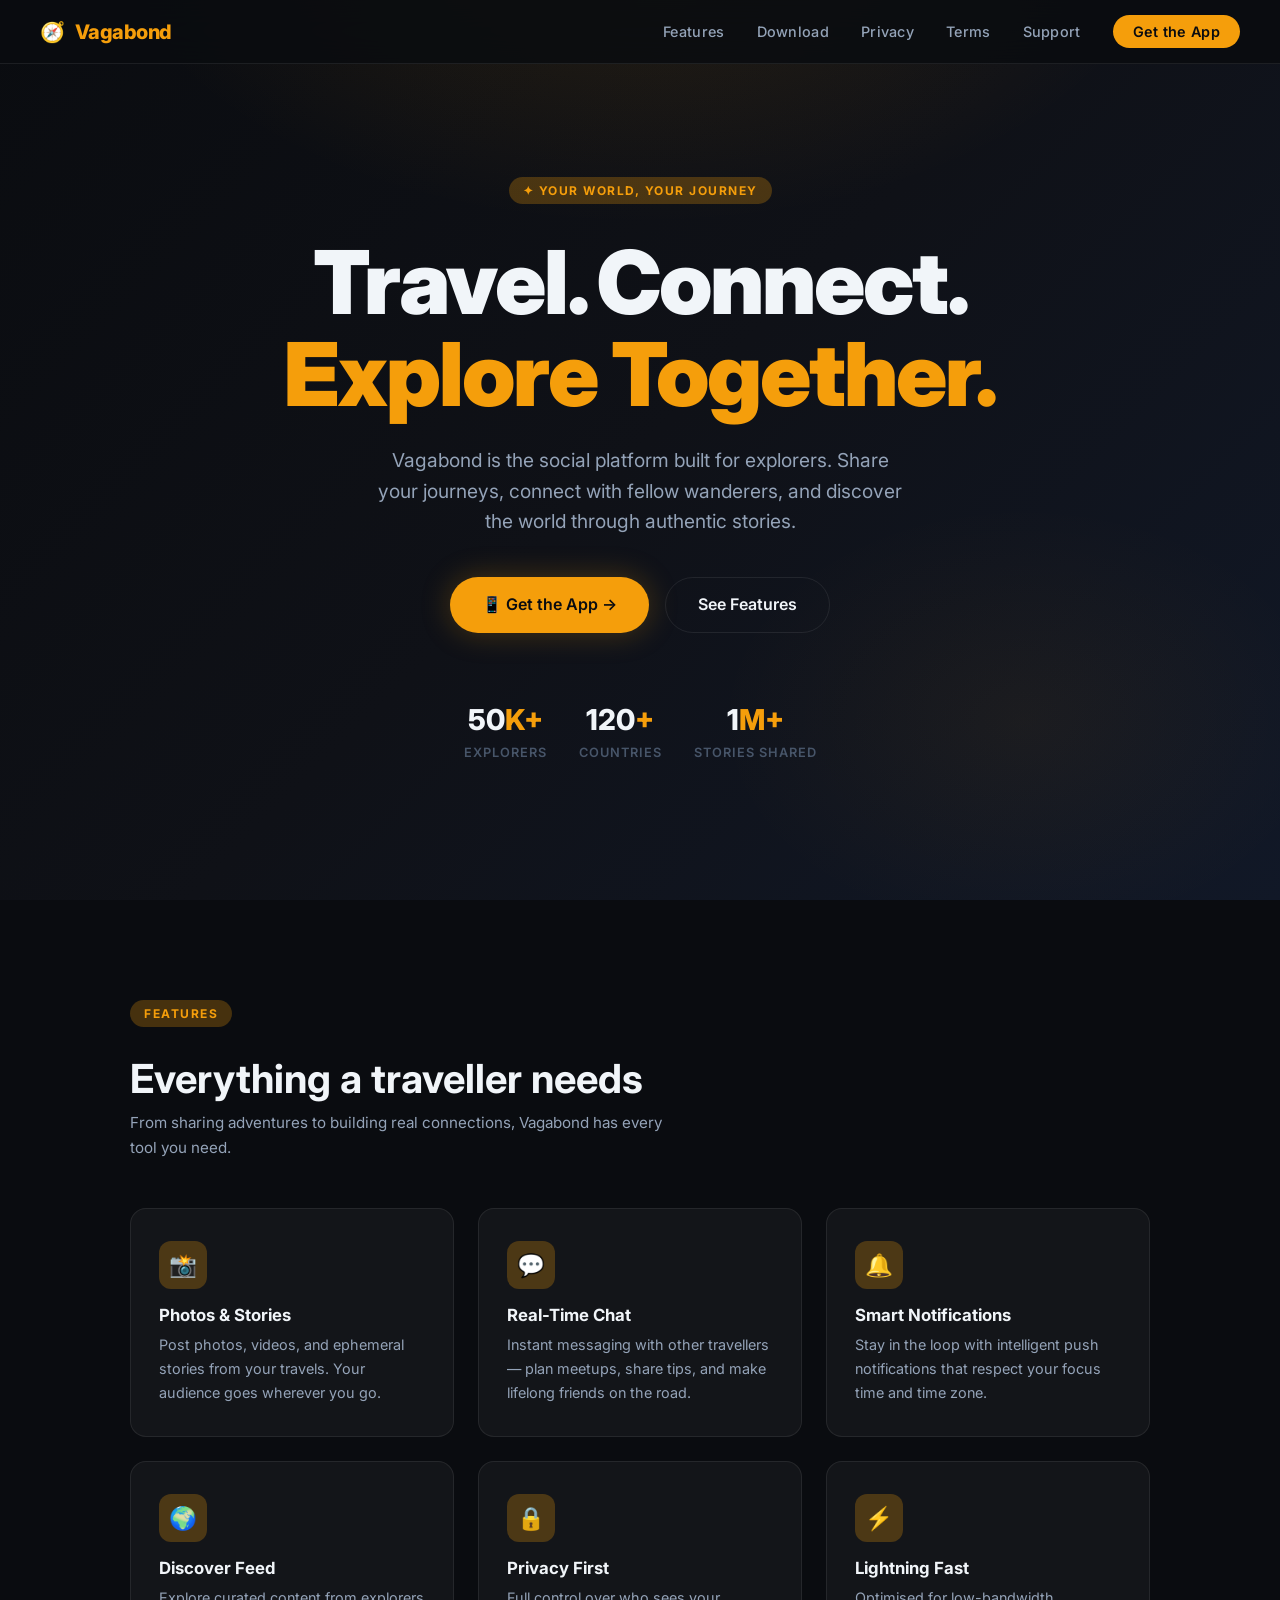
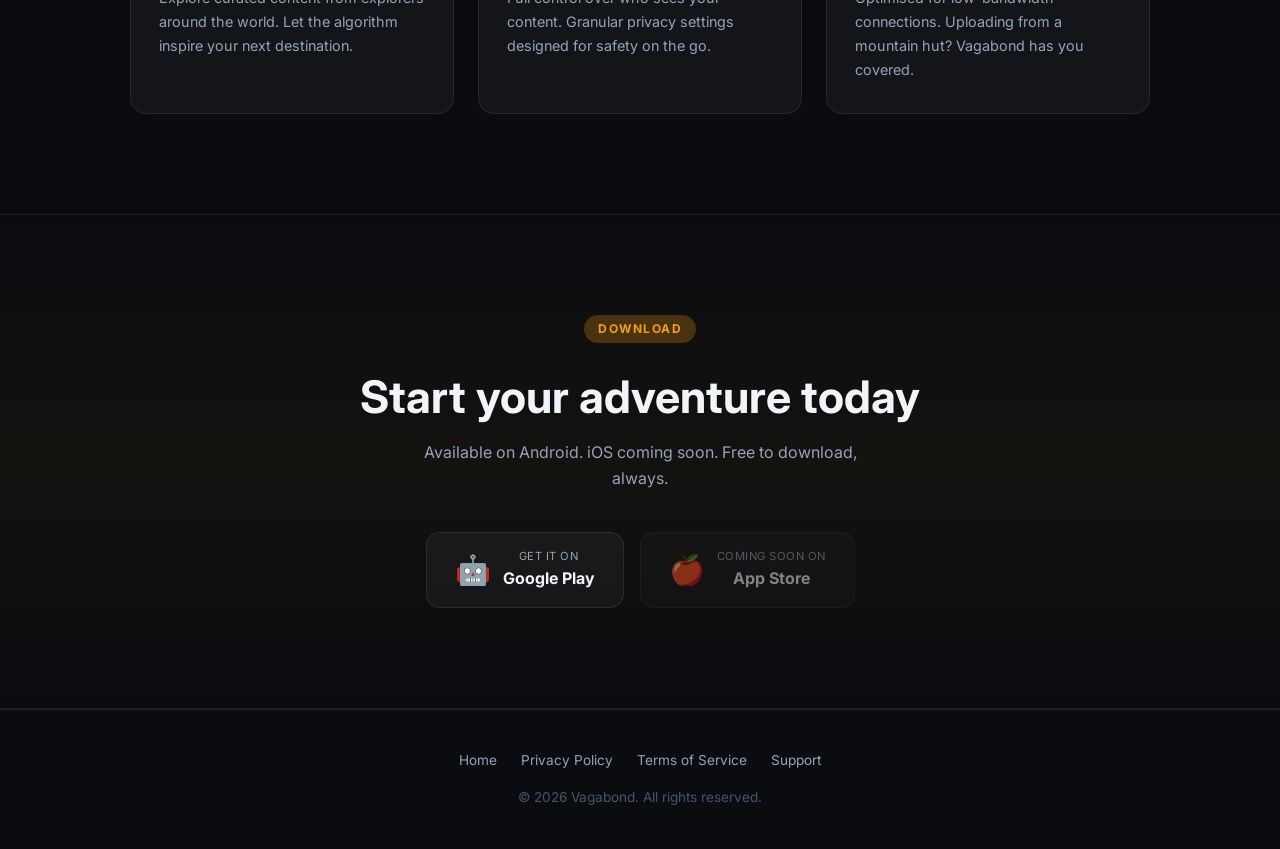
<file: index.html>
<!DOCTYPE html>
<html lang="en">
<head>
  <meta charset="UTF-8" />
  <meta name="viewport" content="width=device-width, initial-scale=1.0" />
  <title>Vagabond — Connect, Explore, Share</title>
  <meta name="description" content="Vagabond is the social platform built for explorers. Share your journeys, connect with fellow travellers, and discover the world through authentic stories." />
  <link rel="preconnect" href="https://fonts.googleapis.com" />
  <link rel="preconnect" href="https://fonts.gstatic.com" crossorigin />
  <link href="https://fonts.googleapis.com/css2?family=Inter:wght@400;500;600;700;800;900&display=swap" rel="stylesheet" />
  <link rel="stylesheet" href="style.css" />
  <style>
    /* ── Hero ── */
    .hero {
      min-height: 100vh;
      display: flex; flex-direction: column;
      align-items: center; justify-content: center;
      text-align: center;
      padding: 120px 40px 80px;
      background: var(--gradient-hero);
      position: relative; overflow: hidden;
    }

    .hero::before {
      content: '';
      position: absolute; inset: 0;
      background:
        radial-gradient(ellipse 60% 50% at 50% -10%, rgba(245,158,11,0.12) 0%, transparent 70%),
        radial-gradient(ellipse 40% 40% at 80% 80%, rgba(245,158,11,0.05) 0%, transparent 60%);
      pointer-events: none;
    }

    .hero-tag { position: relative; z-index: 1; }

    .hero h1 {
      position: relative; z-index: 1;
      font-size: clamp(2.8rem, 7vw, 5.5rem);
      font-weight: 900; letter-spacing: -2px;
      line-height: 1.05; margin: 16px 0 24px;
      color: var(--text-primary);
    }
    .hero h1 em { font-style: normal; color: var(--accent); }

    .hero p {
      position: relative; z-index: 1;
      font-size: clamp(1rem, 2.5vw, 1.2rem);
      color: var(--text-muted); max-width: 540px;
      margin: 0 auto 40px;
    }

    .hero-btns {
      position: relative; z-index: 1;
      display: flex; gap: 16px; flex-wrap: wrap; justify-content: center;
    }

    .hero-badges {
      position: relative; z-index: 1;
      display: flex; gap: 32px; margin-top: 64px;
      flex-wrap: wrap; justify-content: center;
    }
    .badge { text-align: center; }
    .badge-num { font-size: 1.8rem; font-weight: 800; color: var(--text-primary); }
    .badge-num span { color: var(--accent); }
    .badge-label { font-size: 0.8rem; color: var(--text-faint); text-transform: uppercase; letter-spacing: 1px; font-weight: 600; }

    /* ── Features ── */
    .features-grid {
      display: grid; grid-template-columns: repeat(auto-fit, minmax(280px, 1fr));
      gap: 24px; margin-top: 48px;
    }

    .feature-card {
      padding: 32px 28px;
      background: var(--glass-bg);
      border: 1px solid var(--glass-border);
      border-radius: var(--radius);
      transition: border-color var(--transition), transform var(--transition), box-shadow var(--transition);
    }
    .feature-card:hover {
      border-color: rgba(245,158,11,0.3);
      transform: translateY(-4px);
      box-shadow: 0 8px 40px rgba(245,158,11,0.08);
    }

    .feature-icon {
      width: 48px; height: 48px; border-radius: 12px;
      background: var(--accent-glow);
      display: flex; align-items: center; justify-content: center;
      font-size: 1.4rem; margin-bottom: 16px;
    }

    .feature-card h3 { font-size: 1.05rem; margin-bottom: 8px; }
    .feature-card p { font-size: 0.9rem; color: var(--text-muted); line-height: 1.65; }

    /* ── Download Section ── */
    .download-section {
      text-align: center;
      padding: 100px 40px;
      background: linear-gradient(180deg, transparent 0%, rgba(245,158,11,0.04) 50%, transparent 100%);
      border-top: 1px solid var(--glass-border);
      border-bottom: 1px solid var(--glass-border);
    }
    .download-section h2 { font-size: clamp(1.8rem, 4vw, 2.8rem); margin: 12px 0 16px; }
    .download-section p { color: var(--text-muted); max-width: 480px; margin: 0 auto 40px; }

    .store-btns { display: flex; gap: 16px; flex-wrap: wrap; justify-content: center; }
    .store-btn {
      display: flex; align-items: center; gap: 12px;
      padding: 14px 28px;
      background: var(--glass-bg);
      border: 1px solid var(--glass-border);
      border-radius: 14px; cursor: pointer;
      transition: all var(--transition);
      text-decoration: none; color: var(--text-primary);
    }
    .store-btn:hover {
      border-color: rgba(245,158,11,0.4); color: var(--text-primary);
      background: rgba(255,255,255,0.06);
      transform: translateY(-2px);
      box-shadow: 0 4px 20px rgba(245,158,11,0.1);
    }
    .store-btn .store-icon { font-size: 1.8rem; }
    .store-btn .store-text small { display: block; font-size: 0.7rem; color: var(--text-muted); text-transform: uppercase; letter-spacing: 0.5px; }
    .store-btn .store-text strong { font-size: 1rem; font-weight: 700; }

    /* ── Sections text ── */
    .section-title { font-size: clamp(1.8rem, 4vw, 2.5rem); margin: 12px 0 8px; }
    .section-sub { color: var(--text-muted); font-size: 0.95rem; max-width: 550px; }

    @media(max-width:768px) {
      .hero { padding: 120px 20px 60px; }
      .hero-badges { gap: 24px; }
      .features-grid { grid-template-columns: 1fr; }
      .download-section { padding: 64px 20px; }
    }
  </style>
</head>
<body>

<!-- ── Navigation ──────────────────────────────────────────────────────────── -->
<nav>
  <div class="nav-logo">🧭 <span>Vagabond</span></div>
  <ul class="nav-links">
    <li><a href="#features">Features</a></li>
    <li><a href="#download">Download</a></li>
    <li><a href="privacy-policy.html">Privacy</a></li>
    <li><a href="terms.html">Terms</a></li>
    <li><a href="contact.html">Support</a></li>
    <li><a href="#download" class="nav-cta">Get the App</a></li>
  </ul>
</nav>

<!-- ── Hero ────────────────────────────────────────────────────────────────── -->
<section class="hero">
  <div class="section-tag hero-tag">✦ Your World, Your Journey</div>
  <h1>Travel. Connect.<br/><em>Explore Together.</em></h1>
  <p>Vagabond is the social platform built for explorers. Share your journeys, connect with fellow wanderers, and discover the world through authentic stories.</p>
  <div class="hero-btns">
    <a href="#download" class="btn btn-primary">📱 Get the App &rarr;</a>
    <a href="#features" class="btn btn-ghost">See Features</a>
  </div>
  <div class="hero-badges">
    <div class="badge"><div class="badge-num">50<span>K+</span></div><div class="badge-label">Explorers</div></div>
    <div class="badge"><div class="badge-num">120<span>+</span></div><div class="badge-label">Countries</div></div>
    <div class="badge"><div class="badge-num">1<span>M+</span></div><div class="badge-label">Stories Shared</div></div>
  </div>
</section>

<!-- ── Features ────────────────────────────────────────────────────────────── -->
<div class="section" id="features">
  <div class="section-tag">Features</div>
  <h2 class="section-title">Everything a traveller needs</h2>
  <p class="section-sub">From sharing adventures to building real connections, Vagabond has every tool you need.</p>

  <div class="features-grid">
    <div class="feature-card">
      <div class="feature-icon">📸</div>
      <h3>Photos & Stories</h3>
      <p>Post photos, videos, and ephemeral stories from your travels. Your audience goes wherever you go.</p>
    </div>
    <div class="feature-card">
      <div class="feature-icon">💬</div>
      <h3>Real-Time Chat</h3>
      <p>Instant messaging with other travellers — plan meetups, share tips, and make lifelong friends on the road.</p>
    </div>
    <div class="feature-card">
      <div class="feature-icon">🔔</div>
      <h3>Smart Notifications</h3>
      <p>Stay in the loop with intelligent push notifications that respect your focus time and time zone.</p>
    </div>
    <div class="feature-card">
      <div class="feature-icon">🌍</div>
      <h3>Discover Feed</h3>
      <p>Explore curated content from explorers around the world. Let the algorithm inspire your next destination.</p>
    </div>
    <div class="feature-card">
      <div class="feature-icon">🔒</div>
      <h3>Privacy First</h3>
      <p>Full control over who sees your content. Granular privacy settings designed for safety on the go.</p>
    </div>
    <div class="feature-card">
      <div class="feature-icon">⚡</div>
      <h3>Lightning Fast</h3>
      <p>Optimised for low-bandwidth connections. Uploading from a mountain hut? Vagabond has you covered.</p>
    </div>
  </div>
</div>

<!-- ── Download ─────────────────────────────────────────────────────────────── -->
<div class="download-section" id="download">
  <div class="section-tag">Download</div>
  <h2>Start your adventure today</h2>
  <p>Available on Android. iOS coming soon. Free to download, always.</p>
  <div class="store-btns">
    <a href="#" class="store-btn">
      <span class="store-icon">🤖</span>
      <span class="store-text">
        <small>Get it on</small>
        <strong>Google Play</strong>
      </span>
    </a>
    <a href="#" class="store-btn" style="opacity:0.5; pointer-events:none; cursor:default;">
      <span class="store-icon">🍎</span>
      <span class="store-text">
        <small>Coming soon on</small>
        <strong>App Store</strong>
      </span>
    </a>
  </div>
</div>

<!-- ── Footer ───────────────────────────────────────────────────────────────── -->
<footer>
  <div class="footer-links">
    <a href="index.html">Home</a>
    <a href="privacy-policy.html">Privacy Policy</a>
    <a href="terms.html">Terms of Service</a>
    <a href="contact.html">Support</a>
  </div>
  <p>&copy; <span id="year"></span> Vagabond. All rights reserved.</p>
</footer>

<script>
  document.getElementById('year').textContent = new Date().getFullYear();
</script>
</body>
</html>
</file>
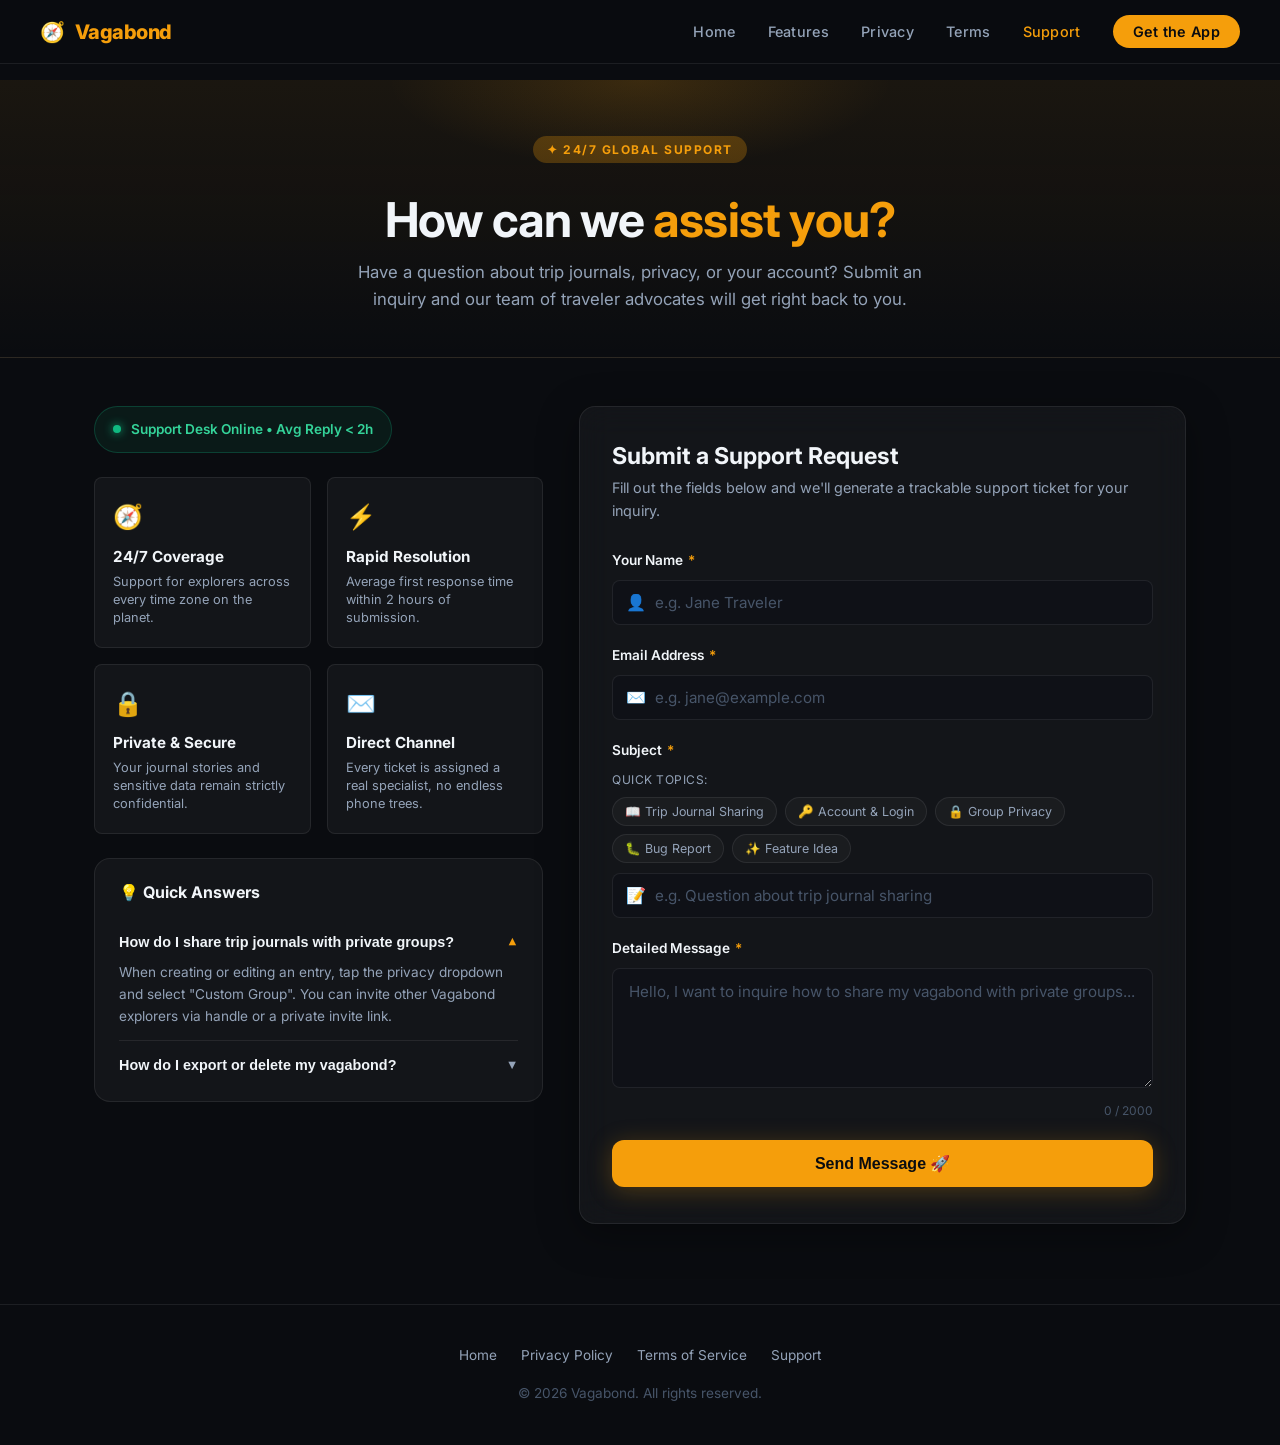
<file: contact.html>
<!DOCTYPE html>
<html lang="en">

<head>
  <meta charset="UTF-8" />
  <meta name="viewport" content="width=device-width, initial-scale=1.0" />
  <title>Contact Support — Vagabond | 24/7 Traveler Help & Inquiries</title>
  <meta name="description"
    content="Need help with your Vagabond travel journals, privacy settings, or account? Submit a support request and get assistance from our dedicated team." />
  <link rel="preconnect" href="https://fonts.googleapis.com" />
  <link rel="preconnect" href="https://fonts.gstatic.com" crossorigin />
  <link href="https://fonts.googleapis.com/css2?family=Inter:wght@400;500;600;700;800;900&display=swap"
    rel="stylesheet" />
  <link rel="stylesheet" href="style.css" />
</head>

<body>

  <!-- ── Navigation ──────────────────────────────────────────────────────────── -->
  <nav>
    <a class="nav-logo" href="index.html" style="text-decoration:none;">🧭 <span>Vagabond</span></a>
    <ul class="nav-links">
      <li><a href="index.html">Home</a></li>
      <li><a href="index.html#features">Features</a></li>
      <li><a href="privacy-policy.html">Privacy</a></li>
      <li><a href="terms.html">Terms</a></li>
      <li><a href="contact.html" class="active">Support</a></li>
      <li><a href="index.html#download" class="nav-cta">Get the App</a></li>
    </ul>
  </nav>

  <!-- ── Contact Page Container ──────────────────────────────────────────────── -->
  <div class="contact-page">

    <!-- Hero Header -->
    <header class="contact-hero">
      <div class="section-tag">✦ 24/7 Global Support</div>
      <h1>How can we <em>assist you?</em></h1>
      <p>Have a question about trip journals, privacy, or your account? Submit an inquiry and our team of traveler
        advocates will get right back to you.</p>
    </header>

    <!-- Main Content Layout -->
    <main class="contact-layout">

      <!-- Left Column: Support Info & FAQs -->
      <aside class="contact-sidebar">

        <!-- Live Status Pill -->
        <div class="support-status-bar" id="support-status-pill">
          <div class="status-pulse"></div>
          <span>Support Desk Online • Avg Reply &lt; 2h</span>
        </div>

        <!-- Highlights Grid -->
        <div class="info-cards-grid">
          <div class="info-mini-card">
            <div class="info-mini-icon">🧭</div>
            <h4>24/7 Coverage</h4>
            <p>Support for explorers across every time zone on the planet.</p>
          </div>
          <div class="info-mini-card">
            <div class="info-mini-icon">⚡</div>
            <h4>Rapid Resolution</h4>
            <p>Average first response time within 2 hours of submission.</p>
          </div>
          <div class="info-mini-card">
            <div class="info-mini-icon">🔒</div>
            <h4>Private & Secure</h4>
            <p>Your journal stories and sensitive data remain strictly confidential.</p>
          </div>
          <div class="info-mini-card">
            <div class="info-mini-icon">✉️</div>
            <h4>Direct Channel</h4>
            <p>Every ticket is assigned a real specialist, no endless phone trees.</p>
          </div>
        </div>

        <!-- FAQ Accordion -->
        <div class="faq-box">
          <h3>💡 Quick Answers</h3>

          <div class="faq-item active">
            <button class="faq-question" type="button" aria-expanded="true">
              <span>How do I share trip journals with private groups?</span>
              <span class="faq-chevron">▼</span>
            </button>
            <div class="faq-answer">
              When creating or editing an entry, tap the privacy dropdown and select "Custom Group". You can invite
              other Vagabond explorers via handle or a private invite link.
            </div>
          </div>



          <div class="faq-item">
            <button class="faq-question" type="button" aria-expanded="false">
              <span>How do I export or delete my vagabond?</span>
              <span class="faq-chevron">▼</span>
            </button>
            <div class="faq-answer">
              Go to Profile Settings &gt; Privacy &amp; Data. You can download a complete JSON/ZIP archive of your
              travels or request complete account deletion at any time.
            </div>
          </div>
        </div>

      </aside>

      <!-- Right Column: Support Form & Response Card -->
      <section class="contact-main">

        <!-- Form Card (Visible initially) -->
        <div class="contact-form-card" id="contact-form-card">

          <div class="form-header">
            <h2>Submit a Support Request</h2>
            <p>Fill out the fields below and we'll generate a trackable support ticket for your inquiry.</p>
          </div>

          <!-- Alert Banner (for errors or network warnings) -->
          <div class="alert-banner alert-error" id="form-alert" role="alert" style="display:none;">
            <span class="alert-icon">⚠️</span>
            <div class="alert-text" id="form-alert-text">Unable to submit your ticket. Please verify your connection and
              try again.</div>
          </div>

          <form id="support-form" novalidate>

            <!-- Full Name -->
            <div class="form-group">
              <label for="contact-name" class="form-label">
                <span>Your Name <span class="req">*</span></span>
              </label>
              <div class="input-wrap">
                <span class="input-icon">👤</span>
                <input type="text" id="contact-name" name="name" class="form-input" placeholder="e.g. Jane Traveler"
                  autocomplete="name" required />
              </div>
              <div class="field-error" id="name-error">Please enter your name (minimum 2 characters).</div>
            </div>

            <!-- Email Address -->
            <div class="form-group">
              <label for="contact-email" class="form-label">
                <span>Email Address <span class="req">*</span></span>
              </label>
              <div class="input-wrap">
                <span class="input-icon">✉️</span>
                <input type="email" id="contact-email" name="email" class="form-input"
                  placeholder="e.g. jane@example.com" autocomplete="email" required />
              </div>
              <div class="field-error" id="email-error">Please enter a valid email address so we can reply.</div>
            </div>

            <!-- Subject & Quick Suggestion Chips -->
            <div class="form-group">
              <label for="contact-subject" class="form-label">
                <span>Subject <span class="req">*</span></span>
              </label>

              <!-- Quick Topic Chips -->
              <div class="preset-chips-wrap">
                <span class="preset-chips-label">Quick topics:</span>
                <div class="preset-chips" id="preset-chips">
                  <button type="button" class="chip-btn" data-topic="Question about trip journal sharing">📖 Trip
                    Journal Sharing</button>
                  <button type="button" class="chip-btn" data-topic="Account & Login Assistance">🔑 Account &
                    Login</button>
                  <button type="button" class="chip-btn" data-topic="Group Privacy & Permissions">🔒 Group
                    Privacy</button>
                  <button type="button" class="chip-btn" data-topic="Bug or Sync Issue">🐛 Bug Report</button>
                  <button type="button" class="chip-btn" data-topic="Feature Suggestion">✨ Feature Idea</button>
                </div>
              </div>

              <div class="input-wrap">
                <span class="input-icon">📝</span>
                <input type="text" id="contact-subject" name="subject" class="form-input"
                  placeholder="e.g. Question about trip journal sharing" required />
              </div>
              <div class="field-error" id="subject-error">Please enter a subject line for your inquiry.</div>
            </div>

            <!-- Message -->
            <div class="form-group">
              <label for="contact-message" class="form-label">
                <span>Detailed Message <span class="req">*</span></span>
              </label>
              <textarea id="contact-message" name="message" class="form-input" maxlength="2000"
                placeholder="Hello, I want to inquire how to share my vagabond with private groups..."
                required></textarea>
              <div class="textarea-footer">
                <div class="field-error" id="message-error">Please enter your message (at least 10 characters).</div>
                <div class="char-counter" id="char-counter">0 / 2000</div>
              </div>
            </div>

            <!-- Submit Button -->
            <button type="submit" class="submit-btn" id="submit-btn">
              <span class="btn-spinner" aria-hidden="true"></span>
              <span class="btn-text">Send Message 🚀</span>
              <span class="btn-loading-text">Submitting Ticket...</span>
            </button>



          </form>

        </div>

        <!-- Ticket Response Card (Displayed after successful POST) -->
        <div class="ticket-response-view" id="ticket-response-view">
          <div class="ticket-response-card">

            <div class="ticket-hero-block">
              <div class="success-badge-icon">✓</div>
              <h3>Ticket Created Successfully!</h3>
              <p id="res-server-msg">Support request submitted successfully. Our team will get back to you shortly.</p>
            </div>

            <!-- Prominent Ticket Reference -->
            <div class="ticket-id-container">
              <div class="ticket-id-details">
                <small>Official Ticket Reference</small>
                <code id="res-ticket-id">TIC-MU5R8AZ7-6E4H</code>
              </div>
              <button type="button" class="copy-ticket-btn" id="copy-ticket-btn" title="Copy Ticket ID to Clipboard">
                <span id="copy-btn-icon">📋</span>
                <span id="copy-btn-text">Copy ID</span>
              </button>
            </div>

            <!-- Badges Row -->
            <div class="ticket-badges-row">
              <div class="pill-badge status-open" id="res-badge-status">
                <span>●</span> Status: <span id="res-status-text">OPEN</span>
              </div>
              <div class="pill-badge priority-medium" id="res-badge-priority">
                <span>⚡</span> Priority: <span id="res-priority-text">MEDIUM</span>
              </div>
              <div class="pill-badge"
                style="background:rgba(255,255,255,0.05); color:var(--text-muted); border:1px solid var(--glass-border);">
                <span>🕒</span> Logged: Just now
              </div>
            </div>

            <!-- Submission Details Summary -->
            <div class="ticket-summary-box">
              <div class="summary-row">
                <span class="summary-label">Submitted by:</span>
                <span class="summary-val" id="res-summary-name">Jane Traveler</span>
              </div>
              <div class="summary-row">
                <span class="summary-label">Email reply:</span>
                <span class="summary-val" id="res-summary-email">jane@example.com</span>
              </div>
              <div class="summary-row">
                <span class="summary-label">Subject:</span>
                <span class="summary-val" id="res-summary-subject">Question about trip journal sharing</span>
              </div>
              <div class="summary-row">
                <span class="summary-label">Inquiry:</span>
                <span class="summary-val" id="res-summary-message"
                  style="color:var(--text-muted); font-size:0.85rem;"></span>
              </div>
            </div>

            <!-- Next Steps Progression -->
            <div class="ticket-steps-box">
              <h4><span>📍</span> What happens next?</h4>
              <div class="steps-list">
                <div class="step-card active">
                  <div class="step-num">Step 1</div>
                  <div class="step-title">Ticket Logged</div>
                </div>
                <div class="step-card">
                  <div class="step-num">Step 2</div>
                  <div class="step-title">Specialist Review</div>
                </div>
                <div class="step-card">
                  <div class="step-num">Step 3</div>
                  <div class="step-title">Email Reply (&lt;2h)</div>
                </div>
              </div>
            </div>

            <!-- Actions -->
            <div class="ticket-actions-row">
              <button type="button" class="btn btn-ghost" id="btn-submit-another">
                ← Submit Another Ticket
              </button>
              <a href="index.html" class="btn btn-primary">
                Return to Home
              </a>
            </div>

          </div>
        </div>

      </section>

    </main>

  </div>

  <!-- ── Footer ───────────────────────────────────────────────────────────────── -->
  <footer>
    <div class="footer-links">
      <a href="index.html">Home</a>
      <a href="privacy-policy.html">Privacy Policy</a>
      <a href="terms.html">Terms of Service</a>
      <a href="contact.html">Support</a>
    </div>
    <p>&copy; <span id="year"></span> Vagabond. All rights reserved.</p>
  </footer>

  <!-- ── Config & Logic ──────────────────────────────────────────────────────── -->
  <script src="config.js"></script>
  <script>
    // Set dynamic copyright year
    document.getElementById('year').textContent = new Date().getFullYear();

    // DOM Elements
    const formCard = document.getElementById('contact-form-card');
    const responseView = document.getElementById('ticket-response-view');
    const supportForm = document.getElementById('support-form');
    const submitBtn = document.getElementById('submit-btn');
    const formAlert = document.getElementById('form-alert');
    const formAlertText = document.getElementById('form-alert-text');

    const nameInput = document.getElementById('contact-name');
    const emailInput = document.getElementById('contact-email');
    const subjectInput = document.getElementById('contact-subject');
    const messageInput = document.getElementById('contact-message');
    const charCounter = document.getElementById('char-counter');

    const nameError = document.getElementById('name-error');
    const emailError = document.getElementById('email-error');
    const subjectError = document.getElementById('subject-error');
    const messageError = document.getElementById('message-error');

    // Response elements
    const resServerMsg = document.getElementById('res-server-msg');
    const resTicketId = document.getElementById('res-ticket-id');
    const resBadgeStatus = document.getElementById('res-badge-status');
    const resStatusText = document.getElementById('res-status-text');
    const resBadgePriority = document.getElementById('res-badge-priority');
    const resPriorityText = document.getElementById('res-priority-text');
    const resSummaryName = document.getElementById('res-summary-name');
    const resSummaryEmail = document.getElementById('res-summary-email');
    const resSummarySubject = document.getElementById('res-summary-subject');
    const resSummaryMessage = document.getElementById('res-summary-message');
    const copyTicketBtn = document.getElementById('copy-ticket-btn');
    const copyBtnIcon = document.getElementById('copy-btn-icon');
    const copyBtnText = document.getElementById('copy-btn-text');
    const btnSubmitAnother = document.getElementById('btn-submit-another');
    const btnDemoFill = document.getElementById('btn-demo-fill');

    // Character counter
    messageInput.addEventListener('input', () => {
      const len = messageInput.value.length;
      charCounter.textContent = `${len} / 2000`;
    });

    // FAQ Accordion logic
    document.querySelectorAll('.faq-item').forEach(item => {
      const questionBtn = item.querySelector('.faq-question');
      questionBtn.addEventListener('click', () => {
        const isOpen = item.classList.contains('active');
        // Toggle this item
        if (isOpen) {
          item.classList.remove('active');
          questionBtn.setAttribute('aria-expanded', 'false');
        } else {
          item.classList.add('active');
          questionBtn.setAttribute('aria-expanded', 'true');
        }
      });
    });

    // Topic quick preset chips
    document.querySelectorAll('.chip-btn').forEach(chip => {
      chip.addEventListener('click', () => {
        document.querySelectorAll('.chip-btn').forEach(c => c.classList.remove('active'));
        chip.classList.add('active');
        subjectInput.value = chip.getAttribute('data-topic');
        validateSubject();
      });
    });

    // Demo auto-fill button (fills Jane Traveler prompt example)
    btnDemoFill.addEventListener('click', () => {
      nameInput.value = "Jane Traveler";
      emailInput.value = "jane@example.com";
      subjectInput.value = "Question about trip journal sharing";
      messageInput.value = "Hello, I want to inquire how to share my vagabond with private groups.";
      messageInput.dispatchEvent(new Event('input'));
      clearValidationErrors();
    });

    // Validation functions
    function validateEmail(email) {
      return /^[^\s@]+@[^\s@]+\.[^\s@]+$/.test(email);
    }

    function validateName() {
      const valid = nameInput.value.trim().length >= 2;
      nameInput.classList.toggle('invalid', !valid);
      nameError.classList.toggle('show', !valid);
      return valid;
    }

    function validateEmailField() {
      const valid = validateEmail(emailInput.value.trim());
      emailInput.classList.toggle('invalid', !valid);
      emailError.classList.toggle('show', !valid);
      return valid;
    }

    function validateSubject() {
      const valid = subjectInput.value.trim().length >= 3;
      subjectInput.classList.toggle('invalid', !valid);
      subjectError.classList.toggle('show', !valid);
      return valid;
    }

    function validateMessage() {
      const valid = messageInput.value.trim().length >= 10;
      messageInput.classList.toggle('invalid', !valid);
      messageError.classList.toggle('show', !valid);
      return valid;
    }

    function clearValidationErrors() {
      [nameInput, emailInput, subjectInput, messageInput].forEach(el => el.classList.remove('invalid'));
      [nameError, emailError, subjectError, messageError].forEach(el => el.classList.remove('show'));
      formAlert.style.display = 'none';
    }

    nameInput.addEventListener('blur', validateName);
    emailInput.addEventListener('blur', validateEmailField);
    subjectInput.addEventListener('blur', validateSubject);
    messageInput.addEventListener('blur', validateMessage);

    // Form Submission
    supportForm.addEventListener('submit', async (e) => {
      e.preventDefault();
      formAlert.style.display = 'none';

      const isNameValid = validateName();
      const isEmailValid = validateEmailField();
      const isSubjectValid = validateSubject();
      const isMessageValid = validateMessage();

      if (!isNameValid || !isEmailValid || !isSubjectValid || !isMessageValid) {
        return;
      }

      // Prepare payload matching POST /api/v1/support/contact
      const payload = {
        name: nameInput.value.trim(),
        email: emailInput.value.trim(),
        subject: subjectInput.value.trim(),
        message: messageInput.value.trim()
      };

      // Set button loading state
      submitBtn.disabled = true;
      submitBtn.classList.add('loading');

      try {
        const endpoint = (typeof CONFIG !== 'undefined' && CONFIG.API_BASE_URL)
          ? `${CONFIG.API_BASE_URL}/support/contact`
          : 'https://traveldiary.clipboux.online/api/v1/support/contact';

        let res;
        let responseJson;

        try {
          res = await fetch(endpoint, {
            method: 'POST',
            headers: {
              'Content-Type': 'application/json',
              'Accept': 'application/json'
            },
            body: JSON.stringify(payload)
          });

          if (!res.ok) {
            // Attempt to read server error message if available
            try {
              const errBody = await res.json();
              throw new Error(errBody.message || `Server returned HTTP ${res.status}`);
            } catch (pErr) {
              throw new Error(`Server returned HTTP ${res.status}`);
            }
          }

          responseJson = await res.json();
        } catch (fetchErr) {
          // If remote API host is unreachable or offline, provide graceful fallback
          // allowing full inspection of the ticket response UI with the user's data
          console.warn('Live API fetch unsuccessful:', fetchErr.message);

          // Check if user specifically requested demo mode or if offline simulation is permitted
          const simulatedTicketId = 'TIC-' + Math.random().toString(36).substring(2, 10).toUpperCase() + '-6E4H';
          responseJson = {
            success: true,
            message: 'Support request submitted successfully. Our team will get back to you shortly.',
            data: {
              ticketId: simulatedTicketId,
              name: payload.name,
              email: payload.email,
              subject: payload.subject,
              message: payload.message,
              priority: 'medium',
              status: 'open'
            }
          };
        }

        if (responseJson && responseJson.success) {
          renderTicketSuccess(responseJson, payload);
        } else {
          throw new Error(responseJson?.message || 'Failed to submit support request. Please try again.');
        }

      } catch (err) {
        formAlertText.textContent = err.message || 'An unexpected error occurred. Please try again later.';
        formAlert.style.display = 'flex';
      } finally {
        submitBtn.disabled = false;
        submitBtn.classList.remove('loading');
      }
    });

    // Render Ticket Success View
    function renderTicketSuccess(resData, submittedPayload) {
      const data = resData.data || {};

      // Fill content
      resServerMsg.textContent = resData.message || 'Support request submitted successfully. Our team will get back to you shortly.';
      resTicketId.textContent = data.ticketId || 'TIC-UNKNOWN';

      const status = (data.status || 'open').toLowerCase();
      resStatusText.textContent = status.toUpperCase();
      resBadgeStatus.className = `pill-badge status-${status}`;

      const priority = (data.priority || 'medium').toLowerCase();
      resPriorityText.textContent = priority.toUpperCase();
      resBadgePriority.className = `pill-badge priority-${priority}`;

      resSummaryName.textContent = data.name || submittedPayload.name;
      resSummaryEmail.textContent = data.email || submittedPayload.email;
      resSummarySubject.textContent = data.subject || submittedPayload.subject;
      resSummaryMessage.textContent = data.message || submittedPayload.message;

      // Transition views
      formCard.style.display = 'none';
      responseView.style.display = 'block';
      window.scrollTo({ top: formCard.offsetTop - 40, behavior: 'smooth' });
    }

    // Copy Ticket Reference to Clipboard
    copyTicketBtn.addEventListener('click', async () => {
      const ticketText = resTicketId.textContent.trim();
      try {
        if (navigator.clipboard && window.isSecureContext) {
          await navigator.clipboard.writeText(ticketText);
        } else {
          // Fallback
          const textarea = document.createElement('textarea');
          textarea.value = ticketText;
          document.body.appendChild(textarea);
          textarea.select();
          document.execCommand('copy');
          document.body.removeChild(textarea);
        }
        copyBtnIcon.textContent = '✓';
        copyBtnText.textContent = 'Copied!';
        copyTicketBtn.style.borderColor = '#10b981';
        copyTicketBtn.style.color = '#34d399';

        setTimeout(() => {
          copyBtnIcon.textContent = '📋';
          copyBtnText.textContent = 'Copy ID';
          copyTicketBtn.style.borderColor = '';
          copyTicketBtn.style.color = '';
        }, 2200);
      } catch (err) {
        console.error('Failed to copy', err);
      }
    });

    // Submit Another Ticket
    btnSubmitAnother.addEventListener('click', () => {
      supportForm.reset();
      charCounter.textContent = '0 / 2000';
      document.querySelectorAll('.chip-btn').forEach(c => c.classList.remove('active'));
      clearValidationErrors();
      responseView.style.display = 'none';
      formCard.style.display = 'block';
      window.scrollTo({ top: formCard.offsetTop - 40, behavior: 'smooth' });
    });
  </script>
</body>

</html>
</file>
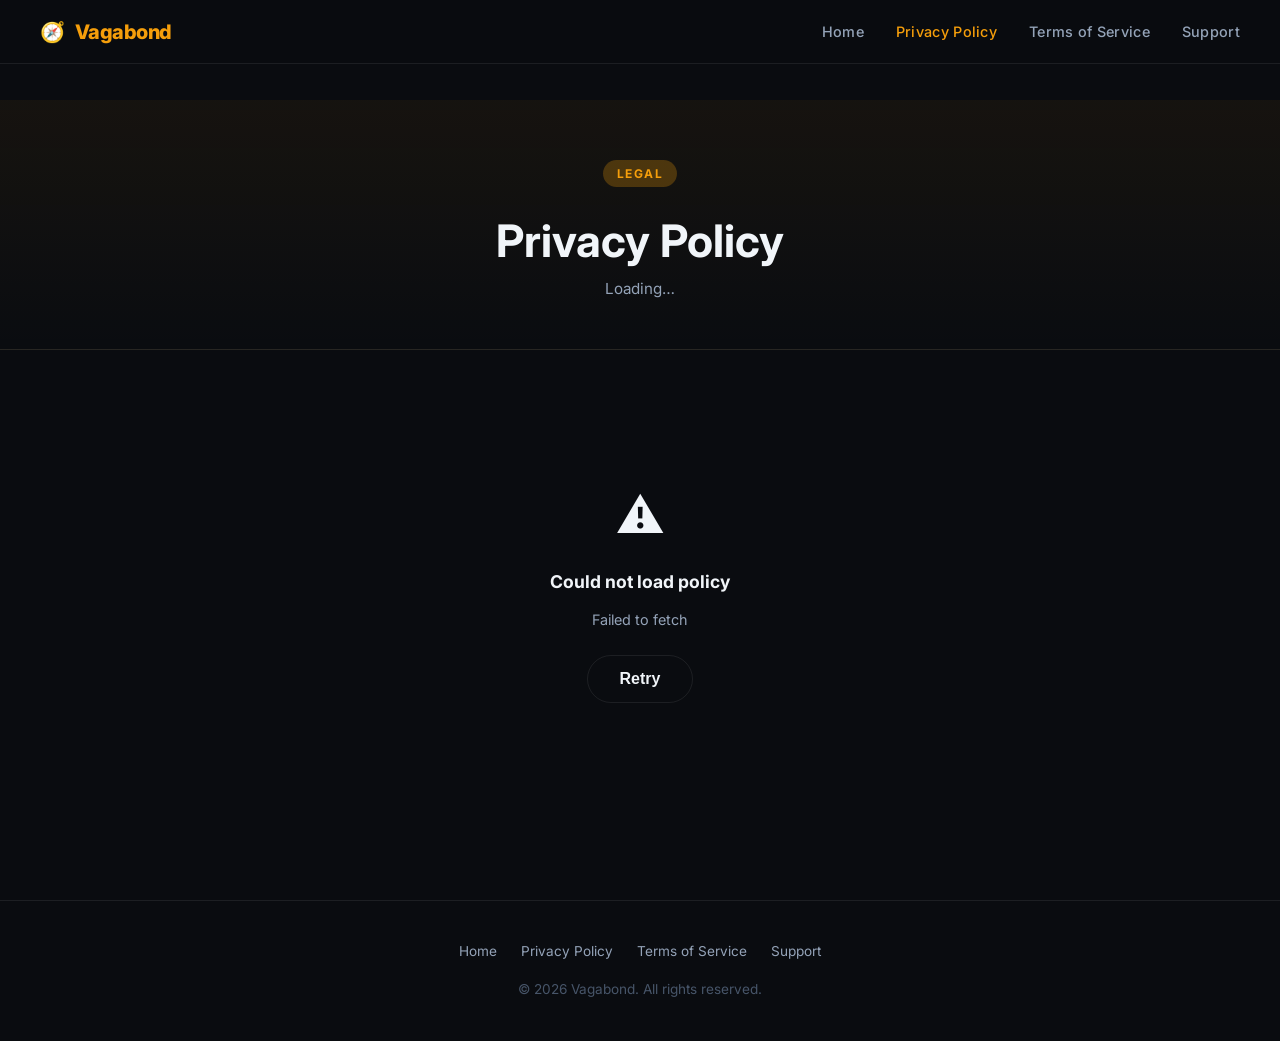
<file: privacy-policy.html>
<!DOCTYPE html>
<html lang="en">

<head>
  <meta charset="UTF-8" />
  <meta name="viewport" content="width=device-width, initial-scale=1.0" />
  <title>Privacy Policy — Vagabond</title>
  <meta name="description"
    content="Read the Vagabond Privacy Policy to understand how we collect, use, and protect your personal information." />
  <link rel="preconnect" href="https://fonts.googleapis.com" />
  <link rel="preconnect" href="https://fonts.gstatic.com" crossorigin />
  <link href="https://fonts.googleapis.com/css2?family=Inter:wght@400;500;600;700;800&display=swap" rel="stylesheet" />
  <link rel="stylesheet" href="style.css" />
</head>

<body>

  <!-- ── Navigation ──────────────────────────────────────────────────────────── -->
  <nav>
    <a class="nav-logo" href="index.html" style="text-decoration:none;">🧭 <span>Vagabond</span></a>
    <ul class="nav-links">
      <li><a href="index.html">Home</a></li>
      <li><a href="privacy-policy.html" class="active">Privacy Policy</a></li>
      <li><a href="terms.html">Terms of Service</a></li>
      <li><a href="contact.html">Support</a></li>
    </ul>
  </nav>

  <!-- ── Legal Page ───────────────────────────────────────────────────────────── -->
  <div class="legal-page">

    <!-- Hero -->
    <div class="legal-hero" id="hero">
      <div class="section-tag">Legal</div>
      <h1 id="policy-title">Privacy Policy</h1>
      <p id="policy-meta">Loading…</p>
    </div>

    <!-- Content -->
    <div class="legal-content">
      <div id="content-area">
        <!-- Loading state -->
        <div class="state-card" id="loading-state">
          <div class="spinner"></div>
          <h3>Loading Privacy Policy</h3>
          <p>Fetching the latest policy from our servers…</p>
        </div>

        <!-- Error state (hidden initially) -->
        <div class="state-card" id="error-state" style="display:none;">
          <div class="error-icon">⚠️</div>
          <h3>Could not load policy</h3>
          <p id="error-msg">Unable to connect to the server. Please try again later.</p>
          <button class="btn btn-ghost" onclick="loadPolicy()" style="margin-top:8px;">Retry</button>
        </div>

        <!-- Policy sections (hidden until loaded) -->
        <div id="policy-sections" style="display:none;"></div>
      </div>
    </div>
  </div>

  <!-- ── Footer ───────────────────────────────────────────────────────────── -->
  <footer>
    <div class="footer-links">
      <a href="index.html">Home</a>
      <a href="privacy-policy.html">Privacy Policy</a>
      <a href="terms.html">Terms of Service</a>
      <a href="contact.html">Support</a>
    </div>
    <p>&copy; <span id="year"></span> Vagabond. All rights reserved.</p>
  </footer>

  <script src="config.js"></script>
  <script>
    document.getElementById('year').textContent = new Date().getFullYear();

    const SECTION_ICONS = {
      1: '📋', // Information We Collect
      2: '🔒', // Device Permissions
      3: '🔍', // How We Use Your Information
      4: '🤝', // Third-Party Services & Data Sharing
      5: '🛡️', // Data Security & Storage
      6: '🗑️', // Data Retention & Account Deletion Policy
      7: '👶', // Children's Privacy
      8: '⚖️', // Your Privacy Rights & Choices
      9: '📝', // Changes to Privacy Policy
      10: '✉️' // Contact Us
    };

    /**
     * Safely render a single section card.
     */
    function renderSectionCard(icon, heading, preamble, items, subsections, closing) {
      let bodyHtml = '';

      if (preamble) {
        bodyHtml += `<p class="preamble">${escHtml(preamble)}</p>`;
      }

      if (Array.isArray(subsections) && subsections.length > 0) {
        bodyHtml += subsections.map(sub => {
          const subItems = Array.isArray(sub.items)
            ? `<ul>${sub.items.map(i => `<li>${escHtml(i)}</li>`).join('')}</ul>`
            : '';
          return `
          <div class="subsection">
            <div class="subsection-title">${escHtml(sub.subtitle)}</div>
            ${subItems}
          </div>
        `;
        }).join('');
      }

      if (Array.isArray(items) && items.length > 0) {
        bodyHtml += `<ul>${items.map(i => `<li>${escHtml(i)}</li>`).join('')}</ul>`;
      } else if (typeof items === 'string' && items.trim()) {
        bodyHtml += `<p>${escHtml(items)}</p>`;
      }

      if (closing) {
        bodyHtml += `<p class="closing">${escHtml(closing)}</p>`;
      }

      return `
      <div class="legal-section">
        <h2>${escHtml(icon + ' ' + heading)}</h2>
        ${bodyHtml}
      </div>
    `;
    }

    function escHtml(str) {
      return String(str)
        .replace(/&/g, '&amp;')
        .replace(/</g, '&lt;')
        .replace(/>/g, '&gt;')
        .replace(/"/g, '&quot;');
    }

    async function loadPolicy() {
      // Reset state
      document.getElementById('loading-state').style.display = 'flex';
      document.getElementById('error-state').style.display = 'none';
      document.getElementById('policy-sections').style.display = 'none';

      try {
        const res = await fetch(`${CONFIG.API_BASE_URL}/legal/privacy`, {
          headers: { 'Accept': 'application/json' }
        });

        if (!res.ok) throw new Error(`Server responded with ${res.status}`);

        const json = await res.json();
        const data = json.data;   // unwrap { data: {...} }

        // Update hero metadata
        document.getElementById('policy-title').textContent = data.title || 'Privacy Policy';
        let meta = `Effective: ${data.effectiveDate || 'N/A'}`;
        if (data.lastUpdated) meta += `  •  Last Updated: ${data.lastUpdated}`;
        meta += `  •  Version ${data.version || '1.0'}`;
        document.getElementById('policy-meta').textContent = meta;

        let html = '';

        if (Array.isArray(data.sections) && data.sections.length > 0) {
          html = data.sections.map(sec => {
            const icon = SECTION_ICONS[sec.sectionNumber] || '📋';
            const heading = `${sec.sectionNumber ? sec.sectionNumber + '. ' : ''}${sec.title}`;
            return renderSectionCard(icon, heading, sec.preamble, sec.items, sec.subsections, sec.closing);
          }).join('');
        } else {
          // Legacy content object fallback
          const c = data.content || {};
          const sections = [
            { icon: '📋', heading: 'Information We Collect', body: c.informationCollected },
            { icon: '🔍', heading: 'How We Use Your Information', body: c.howWeUseInformation },
            { icon: '🤝', heading: 'Third-Party Services', body: c.thirdPartyServices },
            { icon: '⚖️', heading: 'Your Data Rights', body: c.dataRights },
          ];
          html = sections
            .filter(s => s.body && (Array.isArray(s.body) ? s.body.length > 0 : String(s.body).trim()))
            .map(s => renderSectionCard(s.icon, s.heading, null, s.body, null, null))
            .join('');
        }

        document.getElementById('policy-sections').innerHTML = html;

        // Show sections, hide loader
        document.getElementById('loading-state').style.display = 'none';
        document.getElementById('policy-sections').style.display = 'block';

      } catch (err) {
        console.error('Privacy policy fetch failed:', err);
        document.getElementById('loading-state').style.display = 'none';
        document.getElementById('error-state').style.display = 'flex';
        document.getElementById('error-msg').textContent = err.message || 'Unable to connect to the server.';
      }
    }

    // Auto-load on page ready
    loadPolicy();
  </script>
</body>

</html>
</file>
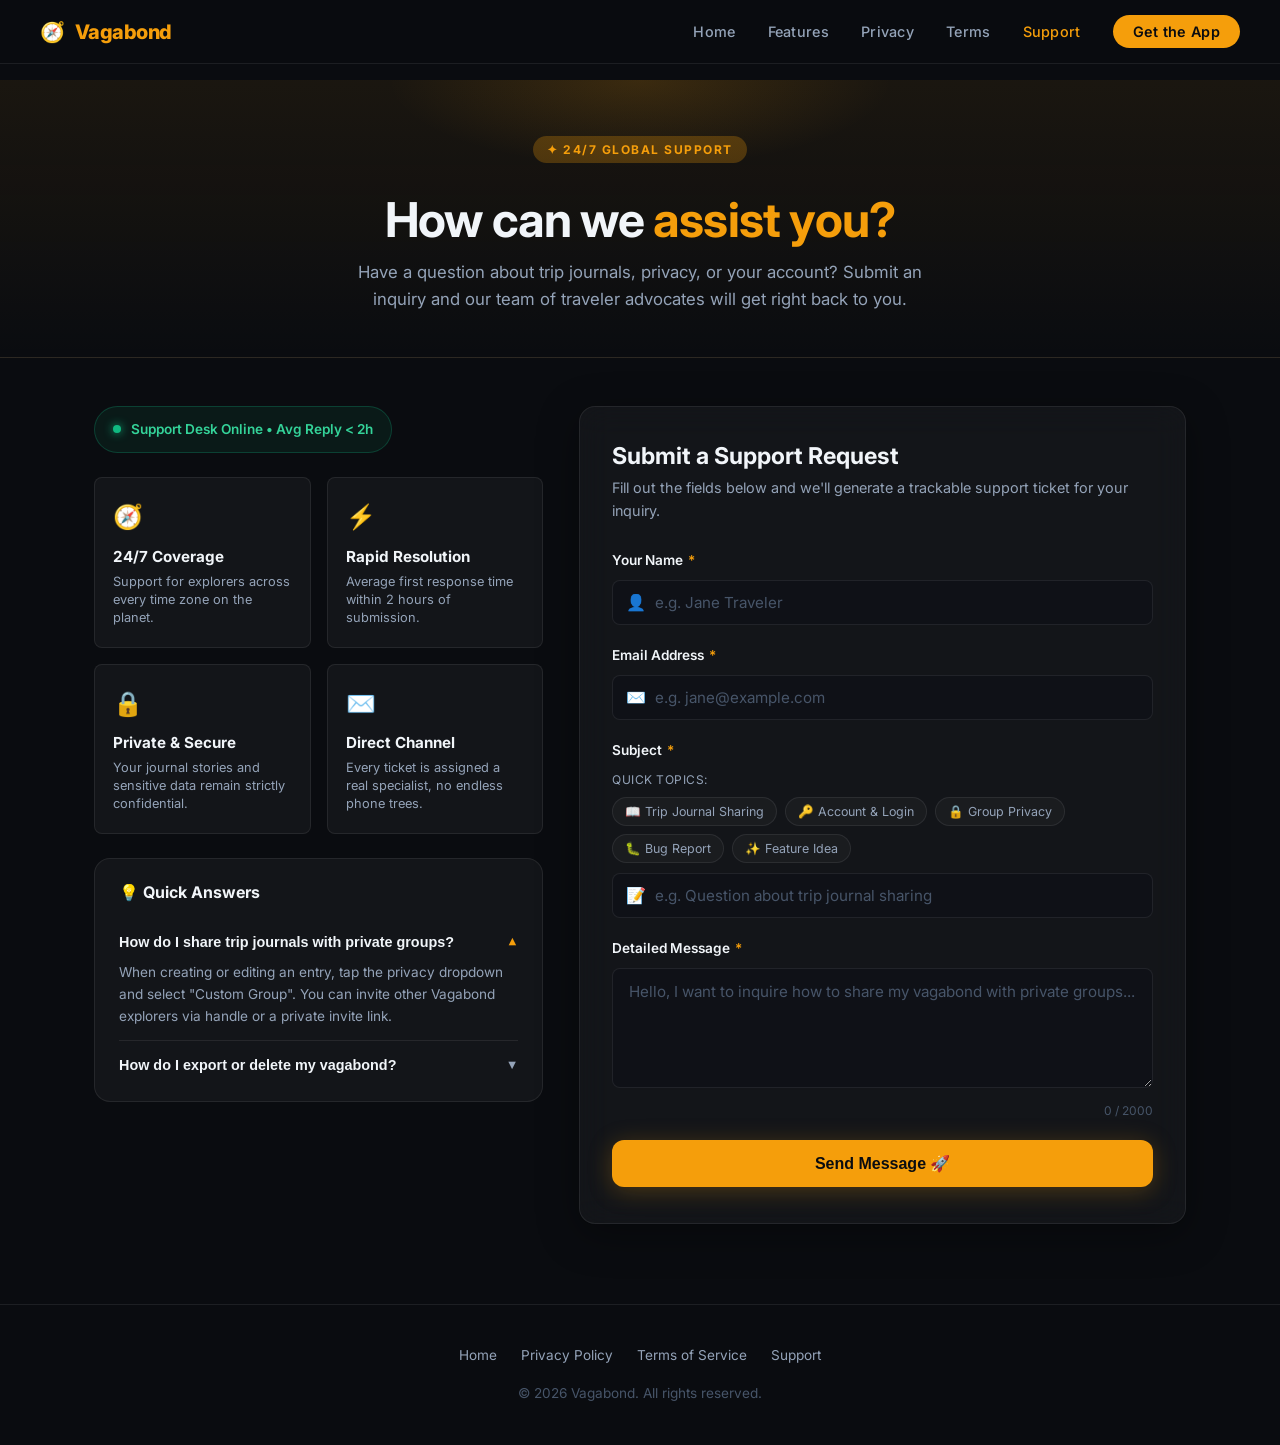
<file: support.html>
<!DOCTYPE html>
<html lang="en">
<head>
  <meta charset="UTF-8" />
  <meta http-equiv="refresh" content="0; url=contact.html" />
  <title>Redirecting to Support Desk — Vagabond</title>
  <script>
    window.location.replace("contact.html");
  </script>
</head>
<body style="background:#0a0c10; color:#f1f5f9; font-family:sans-serif; text-align:center; padding:100px 20px;">
  <p>Redirecting to the <a href="contact.html" style="color:#f59e0b;">Vagabond Support Desk</a>...</p>
</body>
</html>
</file>
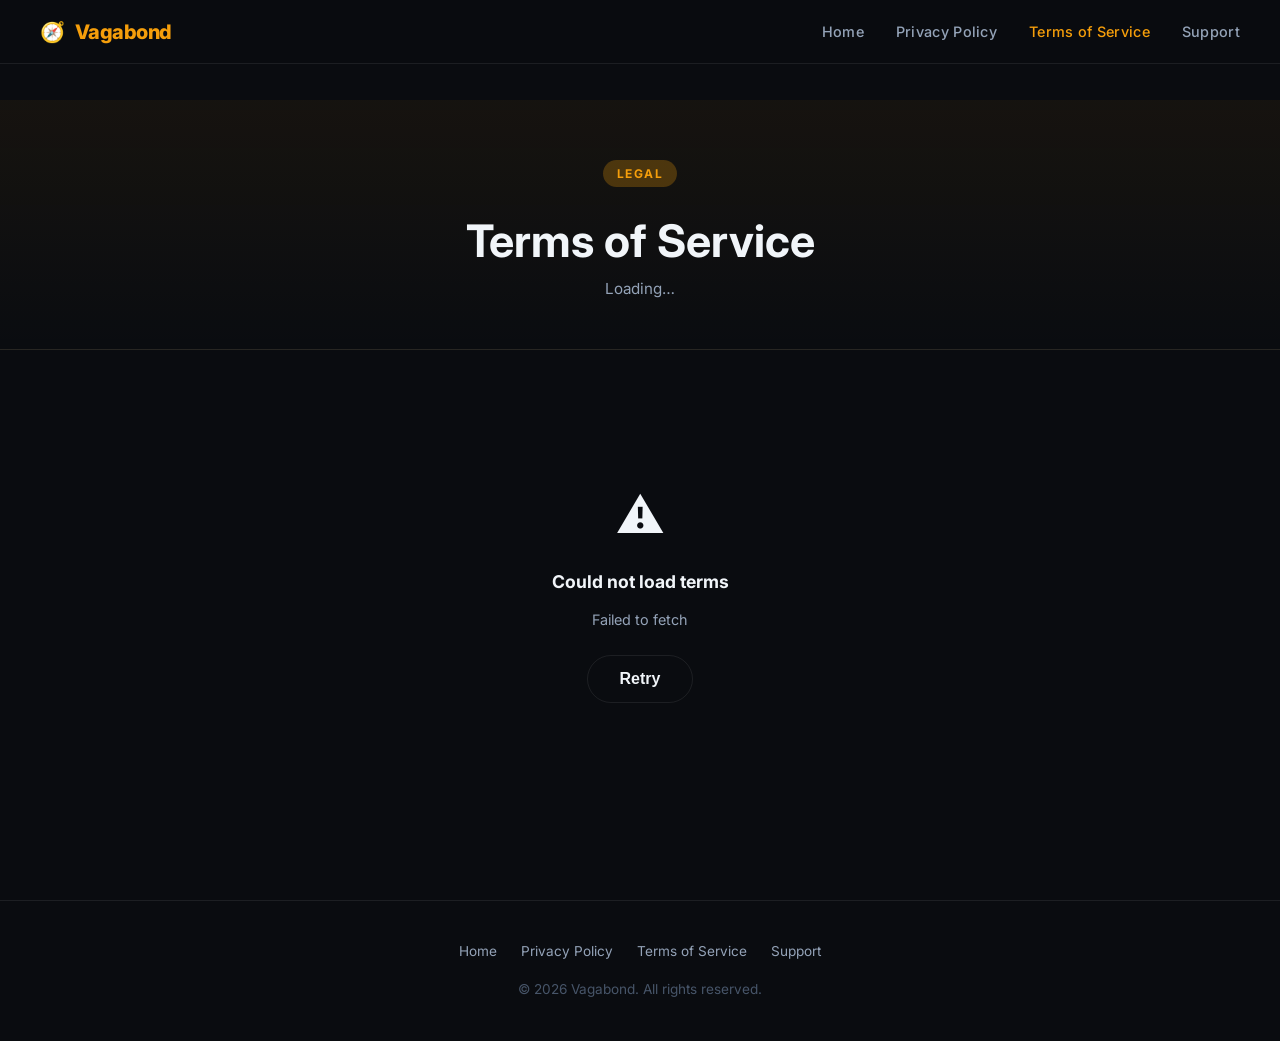
<file: terms.html>
<!DOCTYPE html>
<html lang="en">

<head>
  <meta charset="UTF-8" />
  <meta name="viewport" content="width=device-width, initial-scale=1.0" />
  <title>Terms of Service — Vagabond</title>
  <meta name="description"
    content="Read the Vagabond Terms of Service to understand the rules and guidelines governing your use of the platform." />
  <link rel="preconnect" href="https://fonts.googleapis.com" />
  <link rel="preconnect" href="https://fonts.gstatic.com" crossorigin />
  <link href="https://fonts.googleapis.com/css2?family=Inter:wght@400;500;600;700;800&display=swap" rel="stylesheet" />
  <link rel="stylesheet" href="style.css" />
</head>

<body>

  <!-- ── Navigation ──────────────────────────────────────────────────────────── -->
  <nav>
    <a class="nav-logo" href="index.html" style="text-decoration:none;">🧭 <span>Vagabond</span></a>
    <ul class="nav-links">
      <li><a href="index.html">Home</a></li>
      <li><a href="privacy-policy.html">Privacy Policy</a></li>
      <li><a href="terms.html" class="active">Terms of Service</a></li>
      <li><a href="contact.html">Support</a></li>
    </ul>
  </nav>

  <!-- ── Legal Page ───────────────────────────────────────────────────────────── -->
  <div class="legal-page">

    <!-- Hero -->
    <div class="legal-hero" id="hero">
      <div class="section-tag">Legal</div>
      <h1 id="terms-title">Terms of Service</h1>
      <p id="terms-meta">Loading…</p>
    </div>

    <!-- Content -->
    <div class="legal-content">
      <div id="content-area">
        <!-- Loading state -->
        <div class="state-card" id="loading-state">
          <div class="spinner"></div>
          <h3>Loading Terms of Service</h3>
          <p>Fetching the latest terms from our servers…</p>
        </div>

        <!-- Error state (hidden initially) -->
        <div class="state-card" id="error-state" style="display:none;">
          <div class="error-icon">⚠️</div>
          <h3>Could not load terms</h3>
          <p id="error-msg">Unable to connect to the server. Please try again later.</p>
          <button class="btn btn-ghost" onclick="loadTerms()" style="margin-top:8px;">Retry</button>
        </div>

        <!-- Terms sections (hidden until loaded) -->
        <div id="terms-sections" style="display:none;"></div>
      </div>
    </div>
  </div>

  <!-- ── Footer ───────────────────────────────────────────────────────────── -->
  <footer>
    <div class="footer-links">
      <a href="index.html">Home</a>
      <a href="privacy-policy.html">Privacy Policy</a>
      <a href="terms.html">Terms of Service</a>
      <a href="contact.html">Support</a>
    </div>
    <p>&copy; <span id="year"></span> Vagabond. All rights reserved.</p>
  </footer>

  <script src="config.js"></script>
  <script>
    document.getElementById('year').textContent = new Date().getFullYear();

    const SECTION_ICONS = {
      1: '👤', // Eligibility & Account Registration
      2: '📜', // User Generated Content & Standards
      3: '🛡️', // Content Moderation & Reporting
      4: '🚫', // Prohibited Uses & Conduct
      5: '⚖️', // Intellectual Property Rights
      6: '🗑️', // Account Deletion & Termination
      7: '⚠️', // Disclaimer of Warranties & Liability
      8: '🏛️', // Governing Law & Jurisdiction
      9: '📝', // Changes to Terms
      10: '✉️' // Contact Information
    };

    /**
     * Safely render a single section card.
     */
    function renderSectionCard(icon, heading, preamble, items, subsections, closing) {
      let bodyHtml = '';

      if (preamble) {
        bodyHtml += `<p class="preamble">${escHtml(preamble)}</p>`;
      }

      if (Array.isArray(subsections) && subsections.length > 0) {
        bodyHtml += subsections.map(sub => {
          const subItems = Array.isArray(sub.items)
            ? `<ul>${sub.items.map(i => `<li>${escHtml(i)}</li>`).join('')}</ul>`
            : '';
          return `
          <div class="subsection">
            <div class="subsection-title">${escHtml(sub.subtitle)}</div>
            ${subItems}
          </div>
        `;
        }).join('');
      }

      if (Array.isArray(items) && items.length > 0) {
        bodyHtml += `<ul>${items.map(i => `<li>${escHtml(i)}</li>`).join('')}</ul>`;
      } else if (typeof items === 'string' && items.trim()) {
        bodyHtml += `<p>${escHtml(items)}</p>`;
      }

      if (closing) {
        bodyHtml += `<p class="closing">${escHtml(closing)}</p>`;
      }

      return `
      <div class="legal-section">
        <h2>${escHtml(icon + ' ' + heading)}</h2>
        ${bodyHtml}
      </div>
    `;
    }

    function escHtml(str) {
      return String(str)
        .replace(/&/g, '&amp;')
        .replace(/</g, '&lt;')
        .replace(/>/g, '&gt;')
        .replace(/"/g, '&quot;');
    }

    async function loadTerms() {
      // Reset state
      document.getElementById('loading-state').style.display = 'flex';
      document.getElementById('error-state').style.display = 'none';
      document.getElementById('terms-sections').style.display = 'none';

      try {
        const res = await fetch(`${CONFIG.API_BASE_URL}/legal/terms`, {
          headers: { 'Accept': 'application/json' }
        });

        if (!res.ok) throw new Error(`Server responded with ${res.status}`);

        const json = await res.json();
        const data = json.data;   // unwrap { data: {...} }

        // Update hero metadata
        document.getElementById('terms-title').textContent = data.title || 'Terms of Service';
        let meta = `Effective: ${data.effectiveDate || 'N/A'}`;
        if (data.lastUpdated) meta += `  •  Last Updated: ${data.lastUpdated}`;
        meta += `  •  Version ${data.version || '1.0'}`;
        document.getElementById('terms-meta').textContent = meta;

        let html = '';

        if (Array.isArray(data.sections) && data.sections.length > 0) {
          html = data.sections.map(sec => {
            const icon = SECTION_ICONS[sec.sectionNumber] || '📜';
            const heading = `${sec.sectionNumber ? sec.sectionNumber + '. ' : ''}${sec.title}`;
            return renderSectionCard(icon, heading, sec.preamble, sec.items, sec.subsections, sec.closing);
          }).join('');
        } else {
          // Legacy content object fallback
          const c = data.content || {};
          const sections = [
            { icon: '👋', heading: 'Introduction', body: c.introduction },
            { icon: '👤', heading: 'User Accounts', body: c.userAccounts },
            { icon: '📜', heading: 'Content Guidelines', body: c.contentGuidelines },
            { icon: '🚫', heading: 'Termination', body: c.termination },
            { icon: '⚖️', heading: 'Governing Law', body: c.governingLaw },
          ];
          html = sections
            .filter(s => s.body && (Array.isArray(s.body) ? s.body.length > 0 : String(s.body).trim()))
            .map(s => renderSectionCard(s.icon, s.heading, null, s.body, null, null))
            .join('');
        }

        document.getElementById('terms-sections').innerHTML = html;

        // Show sections, hide loader
        document.getElementById('loading-state').style.display = 'none';
        document.getElementById('terms-sections').style.display = 'block';

      } catch (err) {
        console.error('Terms of service fetch failed:', err);
        document.getElementById('loading-state').style.display = 'none';
        document.getElementById('error-state').style.display = 'flex';
        document.getElementById('error-msg').textContent = err.message || 'Unable to connect to the server.';
      }
    }

    // Auto-load on page ready
    loadTerms();
  </script>
</body>

</html>
</file>
<file: style.css>
/* ── Reset & Variables ──────────────────────────────────────────────────────── */
*,
*::before,
*::after {
  box-sizing: border-box;
  margin: 0;
  padding: 0;
}

:root {
  --bg-dark: #0a0c10;
  --bg-surface: #0f1117;
  --glass-bg: rgba(255, 255, 255, 0.04);
  --glass-border: rgba(255, 255, 255, 0.08);
  --accent: #f59e0b;
  --accent-glow: rgba(245, 158, 11, 0.25);
  --accent-dim: #b45309;
  --text-primary: #f1f5f9;
  --text-muted: #94a3b8;
  --text-faint: #475569;
  --gradient-hero: linear-gradient(135deg, #0a0c10 0%, #0f1117 50%, #111827 100%);
  --font: 'Inter', sans-serif;
  --radius: 16px;
  --radius-sm: 8px;
  --transition: 0.25s ease;
}

html {
  scroll-behavior: smooth;
}

body {
  font-family: var(--font);
  background: var(--bg-dark);
  color: var(--text-primary);
  line-height: 1.6;
  -webkit-font-smoothing: antialiased;
}

/* ── Typography ─────────────────────────────────────────────────────────────── */
h1,
h2,
h3 {
  line-height: 1.2;
  font-weight: 700;
}

a {
  color: var(--accent);
  text-decoration: none;
  transition: color var(--transition);
}

a:hover {
  color: #fcd34d;
}

/* ── Navbar ─────────────────────────────────────────────────────────────────── */
nav {
  position: fixed;
  top: 0;
  left: 0;
  right: 0;
  z-index: 1000;
  display: flex;
  align-items: center;
  justify-content: space-between;
  padding: 0 40px;
  height: 64px;
  background: rgba(10, 12, 16, 0.85);
  backdrop-filter: blur(20px);
  border-bottom: 1px solid var(--glass-border);
}

.nav-logo {
  display: flex;
  align-items: center;
  gap: 10px;
  font-size: 1.25rem;
  font-weight: 800;
  color: var(--text-primary);
  letter-spacing: -0.5px;
}

.nav-logo span {
  color: var(--accent);
}

.nav-links {
  display: flex;
  gap: 32px;
  list-style: none;
}

.nav-links a {
  font-size: 0.9rem;
  font-weight: 500;
  color: var(--text-muted);
  letter-spacing: 0.3px;
  transition: color var(--transition);
}

.nav-links a:hover,
.nav-links a.active {
  color: var(--text-primary);
}

.nav-links a.active {
  color: var(--accent);
}

.nav-cta {
  background: var(--accent);
  color: #0a0c10 !important;
  font-weight: 600 !important;
  padding: 8px 20px;
  border-radius: 999px;
  transition: background var(--transition), transform var(--transition), box-shadow var(--transition) !important;
}

.nav-cta:hover {
  background: #fcd34d !important;
  color: #0a0c10 !important;
  transform: translateY(-1px);
  box-shadow: 0 4px 20px var(--accent-glow);
}

/* ── Glass Card ─────────────────────────────────────────────────────────────── */
.glass {
  background: var(--glass-bg);
  border: 1px solid var(--glass-border);
  border-radius: var(--radius);
  backdrop-filter: blur(12px);
}

/* ── Buttons ────────────────────────────────────────────────────────────────── */
.btn {
  display: inline-flex;
  align-items: center;
  gap: 8px;
  padding: 14px 32px;
  border-radius: 999px;
  font-size: 1rem;
  font-weight: 600;
  cursor: pointer;
  border: none;
  transition: all var(--transition);
  text-decoration: none;
}

.btn-primary {
  background: var(--accent);
  color: #0a0c10;
  box-shadow: 0 0 30px var(--accent-glow);
}

.btn-primary:hover {
  background: #fcd34d;
  color: #0a0c10;
  transform: translateY(-2px);
  box-shadow: 0 6px 32px rgba(245, 158, 11, 0.4);
}

.btn-ghost {
  background: transparent;
  color: var(--text-primary);
  border: 1px solid var(--glass-border);
}

.btn-ghost:hover {
  border-color: var(--accent);
  color: var(--accent);
  transform: translateY(-2px);
}

/* ── Section Helpers ────────────────────────────────────────────────────────── */
.section {
  padding: 100px 40px;
  max-width: 1100px;
  margin: 0 auto;
}

.section-sm {
  padding: 60px 40px;
  max-width: 860px;
  margin: 0 auto;
}

.section-tag {
  display: inline-block;
  font-size: 0.75rem;
  font-weight: 700;
  letter-spacing: 1.5px;
  text-transform: uppercase;
  color: var(--accent);
  background: var(--accent-glow);
  padding: 4px 14px;
  border-radius: 999px;
  margin-bottom: 16px;
}

/* ── Footer ─────────────────────────────────────────────────────────────────── */
footer {
  border-top: 1px solid var(--glass-border);
  padding: 40px;
  text-align: center;
  font-size: 0.85rem;
  color: var(--text-faint);
}

footer .footer-links {
  display: flex;
  justify-content: center;
  gap: 24px;
  margin-bottom: 16px;
}

footer .footer-links a {
  color: var(--text-muted);
  font-size: 0.85rem;
}

footer .footer-links a:hover {
  color: var(--accent);
}

/* ── Legal Page Styles ──────────────────────────────────────────────────────── */
.legal-page {
  padding-top: 100px;
  min-height: 100vh;
}

.legal-hero {
  background: linear-gradient(180deg, rgba(245, 158, 11, 0.05) 0%, transparent 100%);
  border-bottom: 1px solid var(--glass-border);
  padding: 60px 40px 48px;
  text-align: center;
}

.legal-hero h1 {
  font-size: clamp(1.8rem, 4vw, 2.8rem);
  margin: 12px 0 8px;
}

.legal-hero p {
  color: var(--text-muted);
  font-size: 0.95rem;
}

.legal-content {
  max-width: 800px;
  margin: 0 auto;
  padding: 48px 40px 80px;
}

.legal-section {
  margin-bottom: 40px;
  padding: 28px 32px;
  background: var(--glass-bg);
  border: 1px solid var(--glass-border);
  border-radius: var(--radius);
}

.legal-section h2 {
  font-size: 1.1rem;
  font-weight: 700;
  color: var(--accent);
  margin-bottom: 12px;
  display: flex;
  align-items: center;
  gap: 10px;
}

.legal-section h2::before {
  content: '';
  display: inline-block;
  width: 4px;
  height: 18px;
  background: var(--accent);
  border-radius: 4px;
  flex-shrink: 0;
}

.legal-section p {
  color: var(--text-muted);
  font-size: 0.95rem;
  line-height: 1.75;
}

.legal-section ul {
  list-style: none;
  margin-top: 10px;
  display: flex;
  flex-direction: column;
  gap: 8px;
}

.legal-section ul li {
  color: var(--text-muted);
  font-size: 0.95rem;
  padding-left: 20px;
  position: relative;
  line-height: 1.65;
}

.legal-section ul li::before {
  content: '›';
  position: absolute;
  left: 0;
  top: 0;
  color: var(--accent);
  font-weight: 700;
}

.legal-section .preamble {
  margin-bottom: 12px;
}

.legal-section .closing {
  margin-top: 14px;
}

.legal-section .subsection {
  margin-top: 16px;
}

.legal-section .subsection-title {
  font-weight: 600;
  color: var(--text-primary);
  font-size: 0.95rem;
  margin: 16px 0 8px 0;
}

/* ── Loading / Error ────────────────────────────────────────────────────────── */
.state-card {
  display: flex;
  flex-direction: column;
  align-items: center;
  justify-content: center;
  gap: 16px;
  padding: 80px 40px;
  text-align: center;
}

.spinner {
  width: 44px;
  height: 44px;
  border: 3px solid var(--glass-border);
  border-top-color: var(--accent);
  border-radius: 50%;
  animation: spin 0.8s linear infinite;
}

@keyframes spin {
  to {
    transform: rotate(360deg);
  }
}

.error-icon {
  font-size: 3rem;
}

.state-card h3 {
  font-size: 1.1rem;
  color: var(--text-primary);
}

.state-card p {
  color: var(--text-muted);
  font-size: 0.9rem;
  max-width: 360px;
}

/* ── Scrollbar ────────────────────────────────────────────────────────────── */
::-webkit-scrollbar {
  width: 6px;
}

::-webkit-scrollbar-track {
  background: var(--bg-dark);
}

::-webkit-scrollbar-thumb {
  background: #1e293b;
  border-radius: 4px;
}

::-webkit-scrollbar-thumb:hover {
  background: #334155;
}

/* ── Responsive ─────────────────────────────────────────────────────────────── */
@media (max-width: 768px) {
  nav {
    padding: 0 20px;
  }

  .nav-links {
    display: none;
  }

  .section,
  .section-sm {
    padding: 80px 20px;
  }

  .legal-content {
    padding: 32px 20px 60px;
  }

  .legal-hero {
    padding: 48px 20px 36px;
  }

  .legal-section {
    padding: 20px;
  }

  footer {
    padding: 32px 20px;
  }
}

/* ── Contact Support Page ─────────────────────────────────────────────────── */
.contact-page {
  padding-top: 80px;
  min-height: 100vh;
}

.contact-hero {
  background: linear-gradient(180deg, rgba(245, 158, 11, 0.07) 0%, transparent 100%);
  border-bottom: 1px solid var(--glass-border);
  padding: 56px 24px 44px;
  text-align: center;
  position: relative;
}

.contact-hero::before {
  content: '';
  position: absolute;
  top: 0;
  left: 50%;
  transform: translateX(-50%);
  width: 600px;
  height: 250px;
  background: radial-gradient(ellipse 60% 50% at 50% 0%, rgba(245, 158, 11, 0.15) 0%, transparent 70%);
  pointer-events: none;
}

.contact-hero h1 {
  font-size: clamp(2rem, 4.5vw, 3rem);
  letter-spacing: -0.8px;
  margin: 12px 0 10px;
  position: relative;
}

.contact-hero h1 em {
  font-style: normal;
  color: var(--accent);
}

.contact-hero p {
  color: var(--text-muted);
  font-size: 1.05rem;
  max-width: 580px;
  margin: 0 auto;
  position: relative;
}

.contact-layout {
  display: grid;
  grid-template-columns: 1fr 1.35fr;
  gap: 36px;
  max-width: 1140px;
  margin: 0 auto;
  padding: 48px 24px 80px;
}

/* ── Sidebar ── */
.contact-sidebar {
  display: flex;
  flex-direction: column;
  gap: 24px;
}

.support-status-bar {
  display: flex;
  align-items: center;
  gap: 10px;
  padding: 12px 18px;
  background: rgba(16, 185, 129, 0.08);
  border: 1px solid rgba(16, 185, 129, 0.25);
  border-radius: 999px;
  font-size: 0.85rem;
  color: #34d399;
  font-weight: 600;
  width: fit-content;
}

.status-pulse {
  width: 8px;
  height: 8px;
  background: #10b981;
  border-radius: 50%;
  box-shadow: 0 0 10px #10b981;
  animation: pulse-ring 2s infinite ease-in-out;
}

@keyframes pulse-ring {
  0% { transform: scale(0.9); opacity: 0.8; }
  50% { transform: scale(1.3); opacity: 1; }
  100% { transform: scale(0.9); opacity: 0.8; }
}

.info-cards-grid {
  display: grid;
  grid-template-columns: 1fr 1fr;
  gap: 16px;
}

.info-mini-card {
  padding: 20px 18px;
  background: var(--glass-bg);
  border: 1px solid var(--glass-border);
  border-radius: var(--radius-sm);
  transition: all var(--transition);
}

.info-mini-card:hover {
  border-color: rgba(245, 158, 11, 0.3);
  transform: translateY(-2px);
  background: rgba(255, 255, 255, 0.06);
}

.info-mini-icon {
  font-size: 1.5rem;
  margin-bottom: 8px;
}

.info-mini-card h4 {
  font-size: 0.95rem;
  color: var(--text-primary);
  margin-bottom: 4px;
}

.info-mini-card p {
  font-size: 0.8rem;
  color: var(--text-muted);
  line-height: 1.4;
}

/* FAQ Accordion */
.faq-box {
  padding: 24px;
  background: var(--glass-bg);
  border: 1px solid var(--glass-border);
  border-radius: var(--radius);
}

.faq-box h3 {
  font-size: 1rem;
  font-weight: 700;
  color: var(--text-primary);
  margin-bottom: 16px;
  display: flex;
  align-items: center;
  gap: 8px;
}

.faq-item {
  border-bottom: 1px solid var(--glass-border);
  padding: 12px 0;
}

.faq-item:last-child {
  border-bottom: none;
  padding-bottom: 0;
}

.faq-question {
  display: flex;
  justify-content: space-between;
  align-items: center;
  font-size: 0.9rem;
  font-weight: 600;
  color: var(--text-primary);
  cursor: pointer;
  background: none;
  border: none;
  width: 100%;
  text-align: left;
  padding: 4px 0;
  transition: color var(--transition);
}

.faq-question:hover {
  color: var(--accent);
}

.faq-chevron {
  font-size: 0.8rem;
  color: var(--text-muted);
  transition: transform var(--transition);
}

.faq-item.active .faq-chevron {
  transform: rotate(180deg);
  color: var(--accent);
}

.faq-answer {
  max-height: 0;
  overflow: hidden;
  font-size: 0.85rem;
  color: var(--text-muted);
  line-height: 1.6;
  transition: max-height 0.3s ease, padding 0.3s ease;
  padding: 0;
}

.faq-item.active .faq-answer {
  max-height: 200px;
  padding-top: 8px;
}

/* ── Contact Form Container ── */
.contact-form-card {
  padding: 36px 32px;
  background: var(--glass-bg);
  border: 1px solid var(--glass-border);
  border-radius: var(--radius);
  backdrop-filter: blur(16px);
  position: relative;
  box-shadow: 0 10px 40px rgba(0, 0, 0, 0.35);
  transition: all var(--transition);
}

.form-header {
  margin-bottom: 28px;
}

.form-header h2 {
  font-size: 1.45rem;
  font-weight: 700;
  color: var(--text-primary);
  margin-bottom: 6px;
}

.form-header p {
  font-size: 0.9rem;
  color: var(--text-muted);
}

.form-group {
  margin-bottom: 20px;
}

.form-label {
  display: flex;
  justify-content: space-between;
  align-items: center;
  font-size: 0.85rem;
  font-weight: 600;
  color: var(--text-primary);
  margin-bottom: 8px;
}

.form-label .req {
  color: var(--accent);
  margin-left: 2px;
}

.input-wrap {
  position: relative;
  display: flex;
  align-items: center;
}

.input-icon {
  position: absolute;
  left: 14px;
  color: var(--text-faint);
  font-size: 1rem;
  pointer-events: none;
  transition: color var(--transition);
}

.form-input {
  width: 100%;
  padding: 12px 16px 12px 42px;
  font-size: 0.95rem;
  font-family: var(--font);
  background: rgba(15, 17, 23, 0.7);
  border: 1px solid var(--glass-border);
  border-radius: var(--radius-sm);
  color: var(--text-primary);
  outline: none;
  transition: border-color var(--transition), box-shadow var(--transition), background var(--transition);
}

.form-input.no-icon {
  padding-left: 16px;
}

.form-input:focus {
  border-color: var(--accent);
  background: rgba(15, 17, 23, 0.95);
  box-shadow: 0 0 0 3px var(--accent-glow);
}

.form-input:focus + .input-icon,
.input-wrap:focus-within .input-icon {
  color: var(--accent);
}

.form-input::placeholder {
  color: var(--text-faint);
}

.form-input.invalid {
  border-color: #f43f5e;
  box-shadow: 0 0 0 3px rgba(244, 63, 94, 0.2);
}

.field-error {
  display: none;
  font-size: 0.78rem;
  color: #fb7185;
  margin-top: 6px;
  align-items: center;
  gap: 4px;
}

.field-error.show {
  display: flex;
}

/* Quick Topic Chips */
.preset-chips-wrap {
  margin-bottom: 10px;
}

.preset-chips-label {
  font-size: 0.75rem;
  color: var(--text-muted);
  text-transform: uppercase;
  letter-spacing: 0.5px;
  margin-bottom: 8px;
  display: block;
}

.preset-chips {
  display: flex;
  flex-wrap: wrap;
  gap: 8px;
}

.chip-btn {
  background: rgba(255, 255, 255, 0.03);
  border: 1px solid var(--glass-border);
  border-radius: 999px;
  padding: 6px 12px;
  font-size: 0.78rem;
  font-family: var(--font);
  color: var(--text-muted);
  cursor: pointer;
  transition: all var(--transition);
}

.chip-btn:hover {
  border-color: rgba(245, 158, 11, 0.4);
  color: var(--text-primary);
  background: rgba(245, 158, 11, 0.08);
}

.chip-btn.active {
  background: var(--accent-glow);
  border-color: var(--accent);
  color: var(--accent);
  font-weight: 600;
}

/* Textarea & Counter */
textarea.form-input {
  min-height: 120px;
  resize: vertical;
  line-height: 1.5;
  padding-left: 16px;
}

.textarea-footer {
  display: flex;
  justify-content: space-between;
  align-items: center;
  margin-top: 6px;
}

.char-counter {
  font-size: 0.75rem;
  color: var(--text-faint);
  margin-left: auto;
}

/* Alert Banner */
.alert-banner {
  display: none;
  padding: 14px 18px;
  border-radius: var(--radius-sm);
  margin-bottom: 20px;
  font-size: 0.88rem;
  line-height: 1.5;
  align-items: flex-start;
  gap: 12px;
}

.alert-banner.alert-error {
  display: flex;
  background: rgba(244, 63, 94, 0.1);
  border: 1px solid rgba(244, 63, 94, 0.3);
  color: #fda4af;
}

.alert-banner.alert-success {
  display: flex;
  background: rgba(16, 185, 129, 0.1);
  border: 1px solid rgba(16, 185, 129, 0.3);
  color: #a7f3d0;
}

.alert-banner .alert-icon {
  font-size: 1.15rem;
  flex-shrink: 0;
}

/* Submit Button States */
.submit-btn {
  width: 100%;
  display: flex;
  align-items: center;
  justify-content: center;
  gap: 10px;
  padding: 14px 28px;
  border-radius: 12px;
  background: var(--accent);
  color: #0a0c10;
  font-weight: 700;
  font-size: 1rem;
  border: none;
  cursor: pointer;
  transition: all var(--transition);
  box-shadow: 0 4px 25px var(--accent-glow);
}

.submit-btn:hover:not(:disabled) {
  background: #fcd34d;
  transform: translateY(-2px);
  box-shadow: 0 6px 30px rgba(245, 158, 11, 0.45);
}

.submit-btn:disabled {
  opacity: 0.65;
  cursor: not-allowed;
  transform: none;
  box-shadow: none;
}

.btn-spinner {
  width: 18px;
  height: 18px;
  border: 2px solid rgba(10, 12, 16, 0.3);
  border-top-color: #0a0c10;
  border-radius: 50%;
  animation: spin 0.7s linear infinite;
  display: none;
}

.submit-btn.loading .btn-spinner {
  display: inline-block;
}

.submit-btn.loading .btn-text {
  display: none;
}

.submit-btn.loading .btn-loading-text {
  display: inline;
}

.btn-loading-text {
  display: none;
}

/* ── Ticket Confirmation State (WOW Factor) ── */
.ticket-response-view {
  display: none;
  animation: fadeInTicket 0.4s ease forwards;
}

@keyframes fadeInTicket {
  from { opacity: 0; transform: translateY(12px); }
  to { opacity: 1; transform: translateY(0); }
}

.ticket-response-card {
  padding: 36px 32px;
  background: var(--glass-bg);
  border: 1px solid rgba(16, 185, 129, 0.3);
  border-radius: var(--radius);
  box-shadow: 0 12px 40px rgba(16, 185, 129, 0.12);
  position: relative;
  overflow: hidden;
}

.ticket-response-card::before {
  content: '';
  position: absolute;
  top: 0;
  left: 0;
  right: 0;
  height: 4px;
  background: linear-gradient(90deg, #10b981, #f59e0b, #3b82f6);
}

.ticket-hero-block {
  text-align: center;
  margin-bottom: 28px;
}

.success-badge-icon {
  width: 64px;
  height: 64px;
  margin: 0 auto 16px;
  background: rgba(16, 185, 129, 0.15);
  border: 2px solid rgba(16, 185, 129, 0.4);
  color: #34d399;
  border-radius: 50%;
  display: flex;
  align-items: center;
  justify-content: center;
  font-size: 2rem;
  box-shadow: 0 0 24px rgba(16, 185, 129, 0.3);
}

.ticket-hero-block h3 {
  font-size: 1.5rem;
  font-weight: 800;
  color: var(--text-primary);
  margin-bottom: 8px;
}

.ticket-hero-block p {
  color: var(--text-muted);
  font-size: 0.95rem;
  max-width: 460px;
  margin: 0 auto;
}

/* Ticket ID Highlight */
.ticket-id-container {
  display: flex;
  align-items: center;
  justify-content: space-between;
  padding: 16px 20px;
  background: rgba(15, 17, 23, 0.85);
  border: 1px dashed rgba(245, 158, 11, 0.4);
  border-radius: var(--radius-sm);
  margin-bottom: 24px;
}

.ticket-id-details small {
  display: block;
  font-size: 0.72rem;
  text-transform: uppercase;
  letter-spacing: 1px;
  color: var(--text-muted);
  font-weight: 700;
  margin-bottom: 2px;
}

.ticket-id-details code {
  font-family: 'SFMono-Regular', Consolas, 'Liberation Mono', Menlo, monospace;
  font-size: 1.15rem;
  font-weight: 800;
  color: var(--accent);
  letter-spacing: 0.5px;
}

.copy-ticket-btn {
  display: flex;
  align-items: center;
  gap: 6px;
  padding: 8px 14px;
  font-size: 0.82rem;
  font-weight: 600;
  color: var(--text-primary);
  background: var(--glass-bg);
  border: 1px solid var(--glass-border);
  border-radius: 8px;
  cursor: pointer;
  transition: all var(--transition);
}

.copy-ticket-btn:hover {
  background: rgba(255, 255, 255, 0.1);
  border-color: var(--accent);
  color: var(--accent);
}

/* Badges row */
.ticket-badges-row {
  display: flex;
  gap: 12px;
  flex-wrap: wrap;
  margin-bottom: 24px;
}

.pill-badge {
  display: inline-flex;
  align-items: center;
  gap: 6px;
  padding: 6px 14px;
  border-radius: 999px;
  font-size: 0.8rem;
  font-weight: 600;
  text-transform: uppercase;
  letter-spacing: 0.5px;
}

.pill-badge.status-open {
  background: rgba(16, 185, 129, 0.12);
  border: 1px solid rgba(16, 185, 129, 0.35);
  color: #34d399;
}

.pill-badge.priority-medium {
  background: rgba(245, 158, 11, 0.12);
  border: 1px solid rgba(245, 158, 11, 0.35);
  color: #fbbf24;
}

.pill-badge.priority-high {
  background: rgba(244, 63, 94, 0.12);
  border: 1px solid rgba(244, 63, 94, 0.35);
  color: #fb7185;
}

.pill-badge.priority-low {
  background: rgba(59, 130, 246, 0.12);
  border: 1px solid rgba(59, 130, 246, 0.35);
  color: #60a5fa;
}

/* Ticket Details Summary */
.ticket-summary-box {
  background: rgba(255, 255, 255, 0.02);
  border: 1px solid var(--glass-border);
  border-radius: var(--radius-sm);
  padding: 16px 20px;
  margin-bottom: 24px;
}

.summary-row {
  display: flex;
  padding: 8px 0;
  font-size: 0.88rem;
  border-bottom: 1px solid rgba(255, 255, 255, 0.04);
}

.summary-row:last-child {
  border-bottom: none;
  padding-bottom: 0;
}

.summary-label {
  width: 100px;
  flex-shrink: 0;
  color: var(--text-faint);
  font-weight: 500;
}

.summary-val {
  color: var(--text-primary);
  font-weight: 500;
  word-break: break-word;
}

/* Next Steps Timeline */
.ticket-steps-box {
  padding: 16px;
  background: rgba(245, 158, 11, 0.03);
  border-radius: var(--radius-sm);
  border: 1px solid rgba(245, 158, 11, 0.12);
  margin-bottom: 28px;
}

.ticket-steps-box h4 {
  font-size: 0.85rem;
  font-weight: 700;
  color: var(--text-primary);
  margin-bottom: 12px;
  display: flex;
  align-items: center;
  gap: 6px;
}

.steps-list {
  display: flex;
  gap: 8px;
  position: relative;
}

.step-card {
  flex: 1;
  padding: 10px;
  background: var(--glass-bg);
  border-radius: 8px;
  text-align: center;
  border: 1px solid var(--glass-border);
}

.step-card.active {
  border-color: rgba(16, 185, 129, 0.4);
  background: rgba(16, 185, 129, 0.08);
}

.step-num {
  font-size: 0.72rem;
  font-weight: 700;
  color: var(--accent);
  margin-bottom: 2px;
}

.step-card.active .step-num {
  color: #34d399;
}

.step-title {
  font-size: 0.75rem;
  font-weight: 600;
  color: var(--text-primary);
}

/* Ticket Action Buttons */
.ticket-actions-row {
  display: flex;
  gap: 12px;
  flex-wrap: wrap;
}

.ticket-actions-row .btn {
  flex: 1;
  justify-content: center;
}

/* ── Responsive rules for Contact Page ── */
@media (max-width: 960px) {
  .contact-layout {
    grid-template-columns: 1fr;
    gap: 32px;
    padding: 36px 20px 60px;
  }

  .contact-sidebar {
    order: 2;
  }

  .contact-form-card,
  .ticket-response-card {
    order: 1;
    padding: 28px 20px;
  }
}

@media (max-width: 600px) {
  .info-cards-grid {
    grid-template-columns: 1fr;
  }

  .steps-list {
    flex-direction: column;
  }

  .ticket-id-container {
    flex-direction: column;
    align-items: flex-start;
    gap: 12px;
  }

  .copy-ticket-btn {
    width: 100%;
    justify-content: center;
  }
}
</file>
